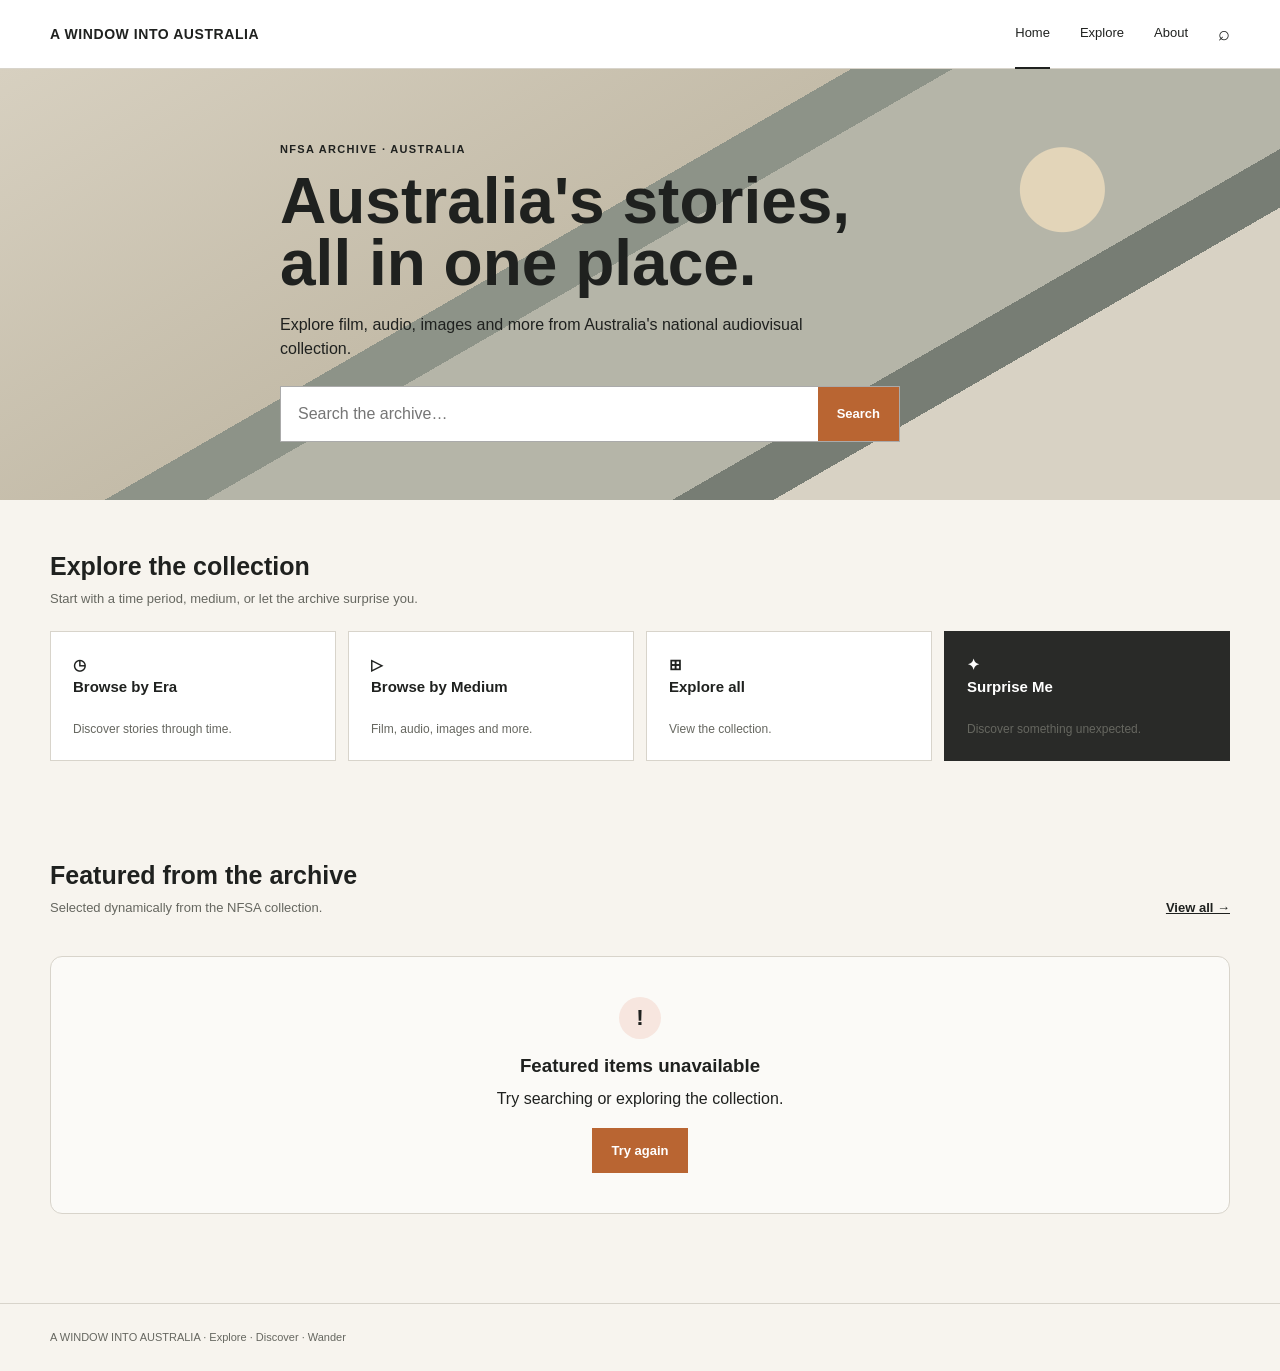
<file: index.html>
<!doctype html>
<html lang="en">

<head>
    <meta charset="utf-8">

    <meta
        name="viewport"
        content="width=device-width, initial-scale=1"
    >

    <title>A Window into Australia — Home</title>

    <link
        rel="stylesheet"
        href="style.css"
    >
</head>


<body data-page="home">

    <!-- =========================
         HEADER / NAVIGATION
    ========================== -->

   <header class="site-header">

    <nav class="nav container">

        <a
            class="brand"
            href="index.html"
        >
            A WINDOW INTO AUSTRALIA
        </a>


        <!-- Desktop navigation -->

        <div class="nav-links">

            <a
                class="active"
                href="index.html"
            >
                Home
            </a>

            <a href="explore.html">
                Explore
            </a>

            <a href="about.html">
                About
            </a>

            <a
                class="search-link"
                href="search.html"
                data-open-search
                aria-label="Open search"
            >
                ⌕
            </a>

        </div>


        <!-- Mobile hamburger -->

        <details class="mobile-menu">

            <summary
                aria-label="Open navigation menu"
            >
                ☰
            </summary>


            <div class="mobile-menu-panel">

                <a href="index.html">
                    Home
                </a>

                <a href="explore.html">
                    Explore
                </a>

                <a href="about.html">
                    About
                </a>

                <a href="search.html">
                    Search
                </a>

            </div>

        </details>

    </nav>

</header>

    <!-- =========================
         MAIN CONTENT
    ========================== -->

    <main>

        <!-- HERO -->

        <section class="hero">

            <div class="container hero-inner">

                <div class="eyebrow">
                    NFSA archive · Australia
                </div>


                <h1>
                    Australia's stories,
                    <br>
                    all in one place.
                </h1>


                <p>
                    Explore film, audio, images and more
                    from Australia's national audiovisual collection.
                </p>


                <form
                    class="searchbar"
                    data-search-form
                >

                    <label
                        class="sr-only"
                        for="homeSearch"
                    >
                        Search the archive
                    </label>


                    <input
                        id="homeSearch"
                        type="search"
                        placeholder="Search the archive…"
                        aria-label="Search the archive"
                    >


                    <button class="btn btn-primary">
                        Search
                    </button>

                </form>

            </div>

        </section>


        <!-- =========================
             QUICK EXPLORE
        ========================== -->

        <section class="section container">

            <div class="section-head">

                <div>

                    <h2>
                        Explore the collection
                    </h2>

                    <p class="section-intro">
                        Start with a time period, medium,
                        or let the archive surprise you.
                    </p>

                </div>

            </div>


            <div class="quick-grid">

                <a
                    class="quick-card"
                    href="explore.html"
                >

                    <strong>
                        ◷
                        <br>
                        Browse by Era
                    </strong>

                    <span>
                        Discover stories through time.
                    </span>

                </a>


                <a
                    class="quick-card"
                    href="explore.html"
                >

                    <strong>
                        ▷
                        <br>
                        Browse by Medium
                    </strong>

                    <span>
                        Film, audio, images and more.
                    </span>

                </a>


                <a
                    class="quick-card"
                    href="explore.html"
                >

                    <strong>
                        ⊞
                        <br>
                        Explore all
                    </strong>

                    <span>
                        View the collection.
                    </span>

                </a>


                <a
                    class="quick-card dark"
                    href="surprise.html"
                >

                    <strong>
                        ✦
                        <br>
                        Surprise Me
                    </strong>

                    <span>
                        Discover something unexpected.
                    </span>

                </a>

            </div>

        </section>


        <!-- =========================
             FEATURED COLLECTION
        ========================== -->

        <section class="section container">

            <div class="section-head">

                <div>

                    <h2>
                        Featured from the archive
                    </h2>

                    <p class="section-intro">
                        Selected dynamically from the NFSA collection.
                    </p>

                </div>


                <a
                    class="text-link"
                    href="explore.html"
                >
                    View all →
                </a>

            </div>


            <div
                class="cards"
                id="featuredResults"
                aria-live="polite"
            ></div>

        </section>

    </main>


    <!-- =========================
         FOOTER
    ========================== -->

    <footer class="site-footer">

        <div class="container">

            A WINDOW INTO AUSTRALIA
            · Explore · Discover · Wander

        </div>

    </footer>


    <!-- =========================
         SEARCH OVERLAY
    ========================== -->

    <div
        class="search-overlay"
        id="searchOverlay"
        aria-hidden="true"
    >

        <button
            class="search-overlay-close"
            type="button"
            data-close-search
            aria-label="Close search"
        >
            ×
        </button>


        <div class="search-overlay-panel">

            <div class="eyebrow">
                Archive search
            </div>


            <h2>
                What would you like to discover?
            </h2>


            <p>
                Search stories, recordings, photographs
                and films from the collection.
            </p>


            <form
                class="overlay-search-form"
                data-search-form
            >

                <label
                    class="sr-only"
                    for="overlaySearchInput"
                >
                    Search the archive
                </label>


                <input
                    id="overlaySearchInput"
                    type="search"
                    placeholder="Search the archive…"
                    autocomplete="off"
                >


                <button class="btn btn-primary">
                    Search
                </button>

            </form>

        </div>

    </div>


    <!-- =========================
         JAVASCRIPT
    ========================== -->

    <script src="api-config.js"></script>
    <script src="javascript.js"></script>

</body>

</html>
</file>
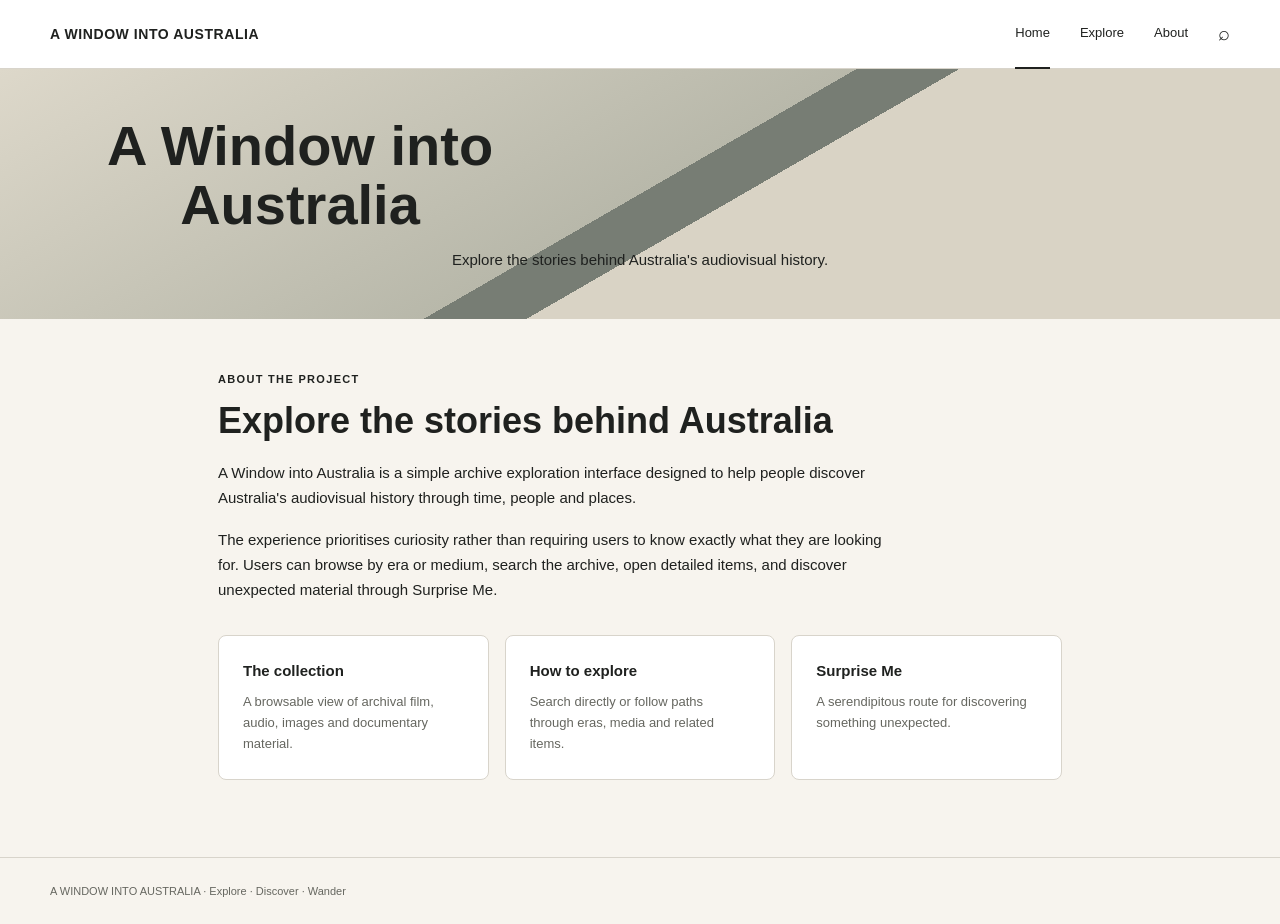
<file: about.html>
<!doctype html><html lang="en"><head><meta charset="utf-8"><meta name="viewport" content="width=device-width,initial-scale=1"><title>A Window into Australia — About</title><link rel="stylesheet" href="style.css"></head><body>
<header class="site-header">

    <nav class="nav container">

        <a
            class="brand"
            href="index.html"
        >
            A WINDOW INTO AUSTRALIA
        </a>


        <!-- Desktop navigation -->

        <div class="nav-links">

            <a
                class="active"
                href="index.html"
            >
                Home
            </a>

            <a href="explore.html">
                Explore
            </a>

            <a href="about.html">
                About
            </a>

            <a
                class="search-link"
                href="search.html"
                data-open-search
                aria-label="Open search"
            >
                ⌕
            </a>

        </div>


        <!-- Mobile hamburger -->

        <details class="mobile-menu">

            <summary
                aria-label="Open navigation menu"
            >
                ☰
            </summary>


            <div class="mobile-menu-panel">

                <a href="index.html">
                    Home
                </a>

                <a href="explore.html">
                    Explore
                </a>

                <a href="about.html">
                    About
                </a>

                <a href="search.html">
                    Search
                </a>

            </div>

        </details>

    </nav>

</header>
<main><section class="about-hero"><div class="container"><h1>A Window into Australia</h1><p>Explore the stories behind Australia's audiovisual history.</p></div></section>
<section class="about-content"><div class="eyebrow">About the project</div><h2>Explore the stories behind Australia</h2><p>A Window into Australia is a simple archive exploration interface designed to help people discover Australia's audiovisual history through time, people and places.</p><p>The experience prioritises curiosity rather than requiring users to know exactly what they are looking for. Users can browse by era or medium, search the archive, open detailed items, and discover unexpected material through Surprise Me.</p>
<div class="about-grid"><article class="about-card"><h3>The collection</h3><p class="section-intro">A browsable view of archival film, audio, images and documentary material.</p></article><article class="about-card"><h3>How to explore</h3><p class="section-intro">Search directly or follow paths through eras, media and related items.</p></article><article class="about-card"><h3>Surprise Me</h3><p class="section-intro">A serendipitous route for discovering something unexpected.</p></article></div>
</section></main><footer class="site-footer"><div class="container">A WINDOW INTO AUSTRALIA · Explore · Discover · Wander</div></footer><div class="search-overlay" id="searchOverlay" aria-hidden="true">
<button class="search-overlay-close" type="button" data-close-search aria-label="Close search">×</button>
<div class="search-overlay-panel"><div class="eyebrow">Archive search</div>
<h2>What would you like to discover?</h2><p>Search stories, recordings, photographs and films from the collection.</p>
<form class="overlay-search-form" data-search-form><label class="sr-only" for="overlaySearchInput">Search the archive</label>
<input id="overlaySearchInput" type="search" placeholder="Search the archive..." autocomplete="off"><button class="btn btn-primary" type="submit">Search</button></form>
<div class="search-suggestions"><span>Try:</span><button type="button" onclick="document.getElementById('overlaySearchInput').value='Australian music'">Australian music</button><button type="button" onclick="document.getElementById('overlaySearchInput').value='coast'">coast</button><button type="button" onclick="document.getElementById('overlaySearchInput').value='voices'">voices</button></div>
</div></div><script src="api-config.js"></script><script src="javascript.js"></script></body></html>
</file>
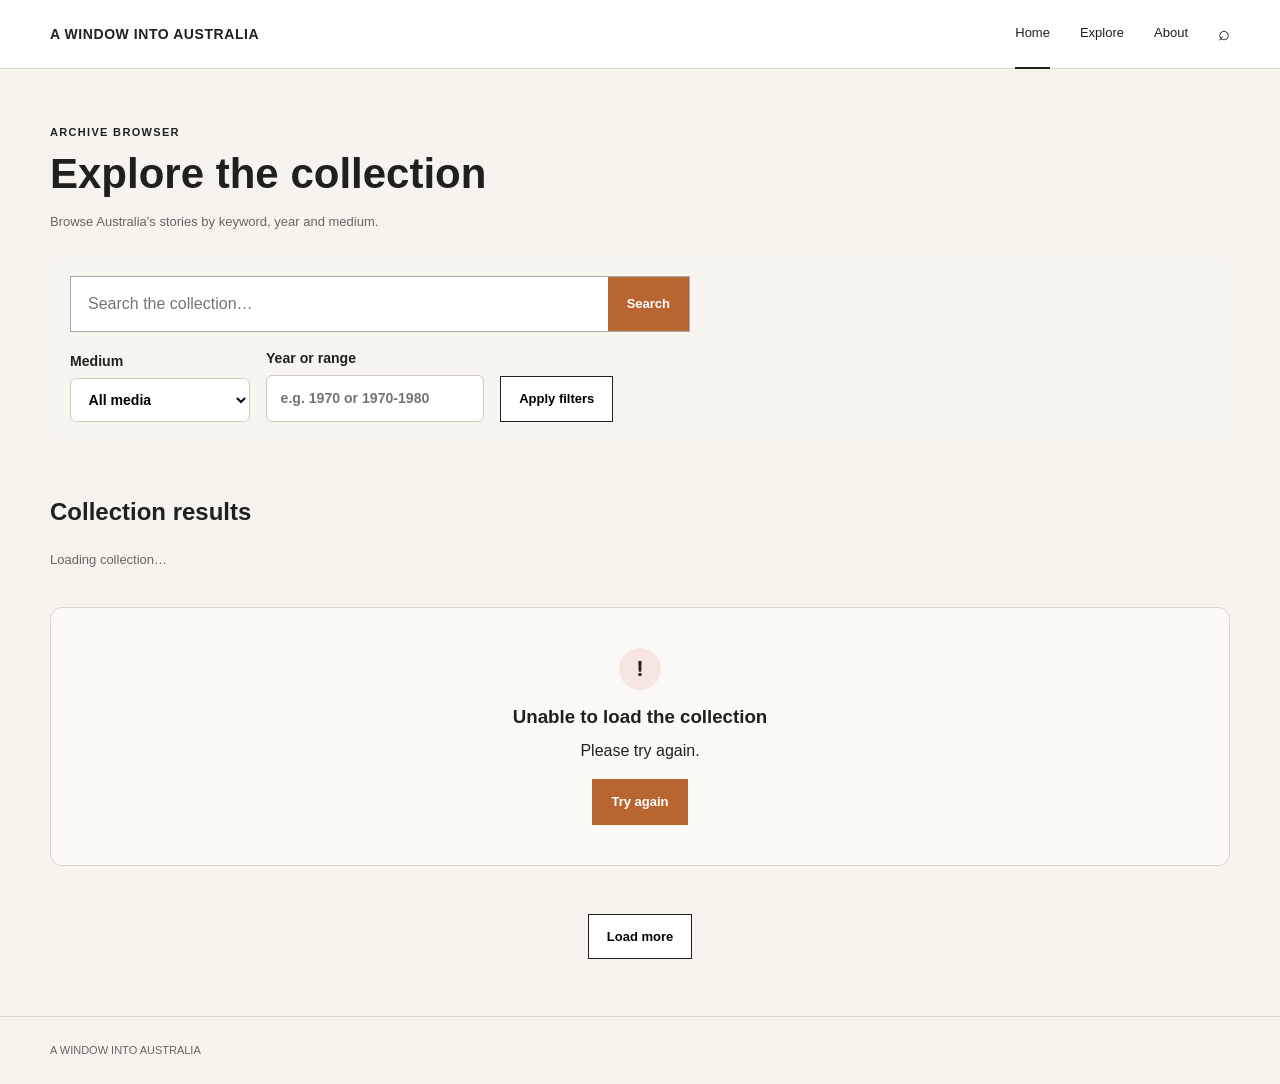
<file: explore.html>
<!doctype html>
<html lang="en">

<head>
    <meta charset="utf-8">

    <meta
        name="viewport"
        content="width=device-width, initial-scale=1"
    >

    <title>
        A Window into Australia — Explore
    </title>

    <link
        rel="stylesheet"
        href="style.css"
    >
</head>


<body data-page="explore">

    <!-- ==================== HEADER ==================== -->

    <header class="site-header">

    <nav class="nav container">

        <a
            class="brand"
            href="index.html"
        >
            A WINDOW INTO AUSTRALIA
        </a>


        <!-- Desktop navigation -->

        <div class="nav-links">

            <a
                class="active"
                href="index.html"
            >
                Home
            </a>

            <a href="explore.html">
                Explore
            </a>

            <a href="about.html">
                About
            </a>

            <a
                class="search-link"
                href="search.html"
                data-open-search
                aria-label="Open search"
            >
                ⌕
            </a>

        </div>


        <!-- Mobile hamburger -->

        <details class="mobile-menu">

            <summary
                aria-label="Open navigation menu"
            >
                ☰
            </summary>


            <div class="mobile-menu-panel">

                <a href="index.html">
                    Home
                </a>

                <a href="explore.html">
                    Explore
                </a>

                <a href="about.html">
                    About
                </a>

                <a href="search.html">
                    Search
                </a>

            </div>

        </details>

    </nav>

</header>


    <!-- ==================== MAIN ==================== -->

    <main class="container">


        <!-- PAGE TITLE -->

        <section class="page-title">

            <div class="eyebrow">
                Archive browser
            </div>

            <h1>
                Explore the collection
            </h1>

            <p class="section-intro">
                Browse Australia's stories by keyword, year and medium.
            </p>

        </section>



        <!-- ==================== SEARCH + FILTERS ==================== -->

        <div class="explore-controls">


            <!-- SEARCH -->

            <form
                class="searchbar"
                id="exploreSearchForm"
            >

                <label
                    class="sr-only"
                    for="exploreQuery"
                >
                    Search the archive
                </label>

                <input
                    id="exploreQuery"
                    type="search"
                    placeholder="Search the collection…"
                >

                <button
                    class="btn btn-primary"
                    type="submit"
                >
                    Search
                </button>

            </form>



            <!-- FILTERS -->

            <div class="filter-row">


                <!-- MEDIUM FILTER -->

                <label>

                    Medium

                    <select id="exploreMedium">

                        <option value="">
                            All media
                        </option>

                        <option value="Film">
                            Film
                        </option>

                        <option value="Audio">
                            Audio
                        </option>

                        <option value="Image">
                            Image
                        </option>

                        <option value="Television">
                            Television
                        </option>

                        <option value="Documentation">
                            Documentation
                        </option>

                    </select>

                </label>



                <!-- YEAR FILTER -->

                <label>

                    Year or range

                    <input
                        id="exploreYear"
                        type="text"
                        placeholder="e.g. 1970 or 1970-1980"
                    >

                </label>



                <!-- APPLY FILTERS -->

                <button
                    class="btn"
                    id="applyExploreFilters"
                    type="button"
                >
                    Apply filters
                </button>

            </div>

        </div>



        <!-- ==================== COLLECTION RESULTS ==================== -->

        <div class="section-head">

            <div>

                <h2>
                    Collection results
                </h2>

                <p
                    class="section-intro"
                    id="exploreCount"
                    aria-live="polite"
                >
                    Loading collection…
                </p>

            </div>

        </div>



        <!-- API RESULTS -->

        <div
            class="cards"
            id="exploreResults"
            aria-live="polite"
        >
        </div>



        <!-- LOAD MORE -->

        <div class="load-more-wrap">

            <button
                class="btn"
                id="exploreLoadMore"
                type="button"
            >
                Load more
            </button>

        </div>

    </main>



    <!-- ==================== FOOTER ==================== -->

    <footer class="site-footer">

        <div class="container">

            A WINDOW INTO AUSTRALIA

        </div>

    </footer>



    <!-- ==================== SEARCH OVERLAY ==================== -->

    <div
        class="search-overlay"
        id="searchOverlay"
        aria-hidden="true"
    >

        <button
            class="search-overlay-close"
            type="button"
            data-close-search
            aria-label="Close search"
        >
            ×
        </button>


        <div class="search-overlay-panel">

            <div class="eyebrow">
                Archive search
            </div>

            <h2>
                What would you like to discover?
            </h2>

            <p>
                Search stories, recordings, photographs and films
                from the collection.
            </p>


            <form
                class="overlay-search-form"
                data-search-form
            >

                <label
                    class="sr-only"
                    for="overlaySearchInput"
                >
                    Search the archive
                </label>

                <input
                    id="overlaySearchInput"
                    type="search"
                    placeholder="Search the archive…"
                    autocomplete="off"
                >

                <button
                    class="btn btn-primary"
                    type="submit"
                >
                    Search
                </button>

            </form>

        </div>

    </div>



    <!-- ==================== JAVASCRIPT ==================== -->

    <script src="api-config.js"></script>

    <script src="javascript.js"></script>

</body>

</html>
</file>
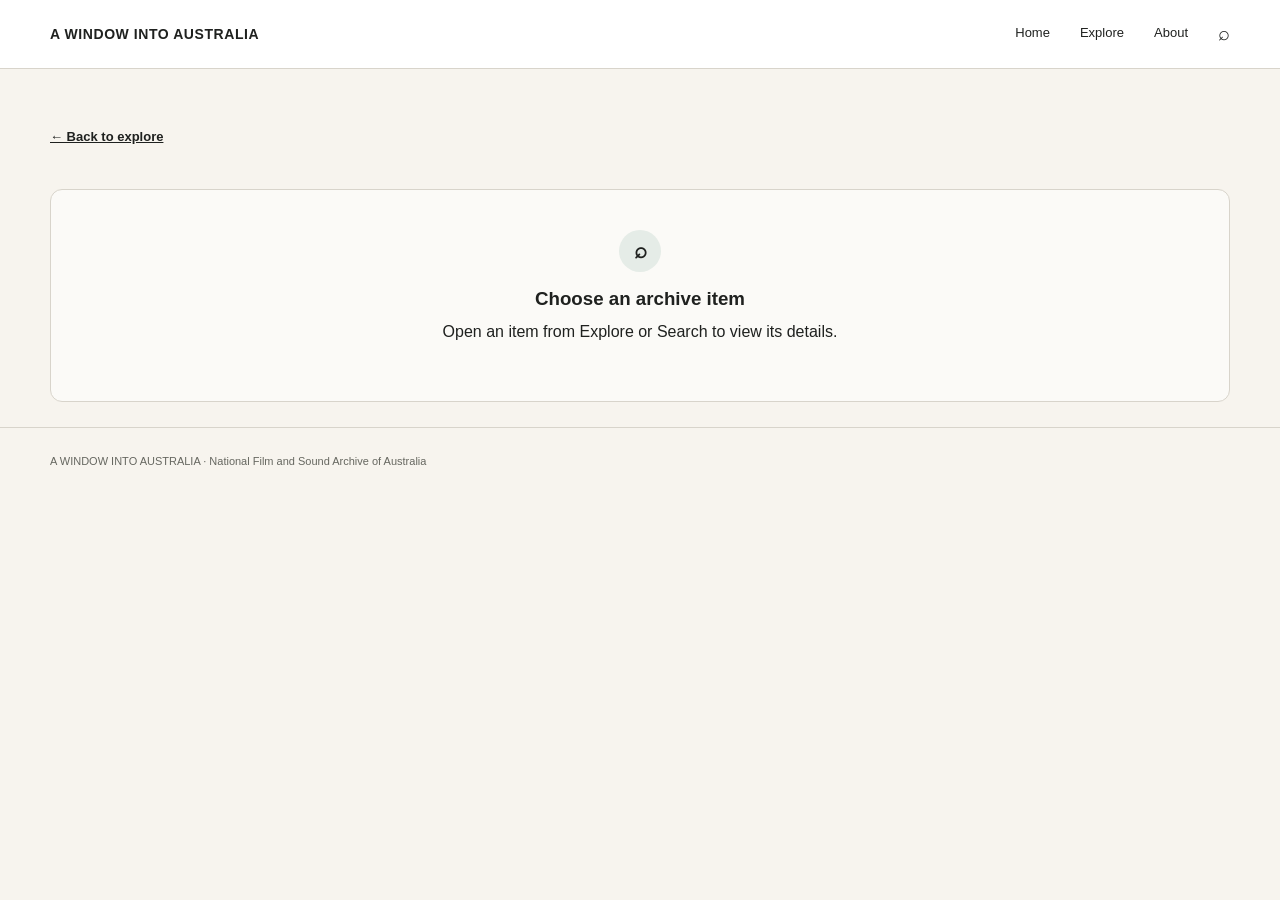
<file: item.html>
<!doctype html>

<html lang="en">

<head>
    <meta charset="utf-8">

    <meta
        name="viewport"
        content="width=device-width, initial-scale=1"
    >

    <title>A Window into Australia — Item detail</title>

    <link
        rel="stylesheet"
        href="style.css"
    >
</head>

<body data-page="item">

    <!-- =========================
         HEADER
    ========================== -->

    <header class="site-header">

        <nav class="nav container">

            <!-- Logo / Brand -->
            <a
                class="brand"
                href="index.html"
            >
                A WINDOW INTO AUSTRALIA
            </a>


            <!-- Desktop Navigation -->
            <div class="nav-links">

                <a
                    href="index.html"
                >
                    Home
                </a>

                <a
                    href="explore.html"
                >
                    Explore
                </a>

                <a
                    href="about.html"
                >
                    About
                </a>

                <a
                    class="search-link"
                    href="search.html"
                    data-open-search
                    aria-label="Open search"
                >
                    ⌕
                </a>

            </div>


            <!-- Mobile Navigation -->
            <details class="mobile-menu">

                <summary
                    aria-label="Open navigation menu"
                >
                    ☰
                </summary>

                <div class="mobile-menu-panel">

                    <a href="index.html">
                        Home
                    </a>

                    <a href="explore.html">
                        Explore
                    </a>

                    <a href="about.html">
                        About
                    </a>

                    <a
                        href="search.html"
                        data-open-search
                    >
                        Search
                    </a>

                </div>

            </details>

        </nav>

    </header>


    <!-- =========================
         MAIN CONTENT
    ========================== -->

    <main class="container">

        <div class="page-title">

            <a
                class="text-link"
                href="explore.html"
            >
                ← Back to explore
            </a>

        </div>


        <!-- Dynamic NFSA item content -->
        <div
            id="itemContent"
            aria-live="polite"
        ></div>

    </main>


    <!-- =========================
         FOOTER
    ========================== -->

    <footer class="site-footer">

        <div class="container">
            A WINDOW INTO AUSTRALIA
            · National Film and Sound Archive of Australia
        </div>

    </footer>


    <!-- =========================
         SEARCH OVERLAY
    ========================== -->

    <div
        class="search-overlay"
        id="searchOverlay"
        aria-hidden="true"
    >

        <button
            class="search-overlay-close"
            type="button"
            data-close-search
            aria-label="Close search"
        >
            ×
        </button>


        <div class="search-overlay-panel">

            <div class="eyebrow">
                Archive search
            </div>

            <h2>
                What would you like to discover?
            </h2>

            <p>
                Search stories, recordings, photographs
                and films from the collection.
            </p>


            <form
                class="overlay-search-form"
                data-search-form
            >

                <label
                    class="sr-only"
                    for="overlaySearchInput"
                >
                    Search the archive
                </label>

                <input
                    id="overlaySearchInput"
                    type="search"
                    placeholder="Search the archive…"
                    autocomplete="off"
                >

                <button
                    class="btn btn-primary"
                >
                    Search
                </button>

            </form>

        </div>

    </div>


    <!-- =========================
         JAVASCRIPT
    ========================== -->

    <script src="api-config.js"></script>
    <script src="javascript.js"></script>

</body>

</html>
</file>
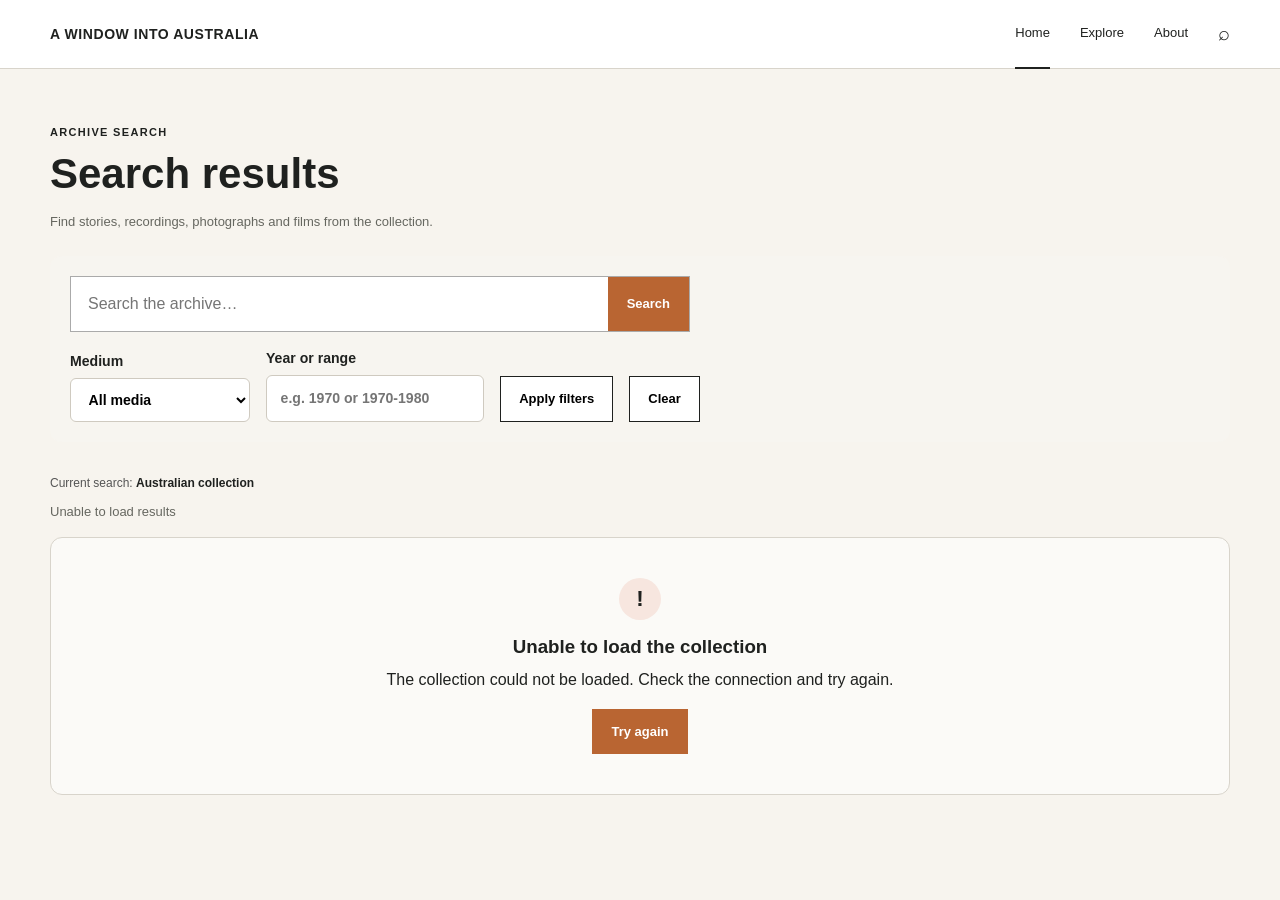
<file: search.html>
<!doctype html>
<html lang="en">

<head>

    <meta charset="utf-8">

    <meta
        name="viewport"
        content="width=device-width, initial-scale=1"
    >

    <title>
        A Window into Australia — Search
    </title>

    <link
        rel="stylesheet"
        href="style.css"
    >

</head>


<body data-page="search">


    <!-- =========================
         HEADER / NAVIGATION
    ========================== -->

    <header class="site-header">

        <nav class="nav container">


            <!-- Logo -->

            <a
                class="brand"
                href="index.html"
            >
                A WINDOW INTO AUSTRALIA
            </a>


             <!-- Desktop navigation -->

        <div class="nav-links">

            <a
                class="active"
                href="index.html"
            >
                Home
            </a>

            <a href="explore.html">
                Explore
            </a>

            <a href="about.html">
                About
            </a>

            <a
                class="search-link"
                href="search.html"
                data-open-search
                aria-label="Open search"
            >
                ⌕
            </a>

        </div>


        <!-- Mobile hamburger -->

        <details class="mobile-menu">

            <summary
                aria-label="Open navigation menu"
            >
                ☰
            </summary>


            <div class="mobile-menu-panel">

                <a href="index.html">
                    Home
                </a>

                <a href="explore.html">
                    Explore
                </a>

                <a href="about.html">
                    About
                </a>

                <a href="search.html">
                    Search
                </a>

            </div>

        </details>

    </nav>

</header>

    <!-- =========================
         MAIN CONTENT
    ========================== -->

    <main class="container">


        <!-- Page title -->

        <section class="page-title">

            <div class="eyebrow">
                Archive search
            </div>


            <h1 id="resultsTitle">
                Search results
            </h1>


            <p class="section-intro">
                Find stories, recordings, photographs
                and films from the collection.
            </p>

        </section>


        <!-- =========================
             SEARCH + FILTERS
        ========================== -->

        <section class="search-panel">


            <!-- Search form -->

            <form
                class="searchbar"
                id="apiSearchForm"
            >

                <label
                    class="sr-only"
                    for="archiveSearchInput"
                >
                    Search the archive
                </label>


                <input
                    id="archiveSearchInput"
                    type="search"
                    placeholder="Search the archive…"
                    autocomplete="off"
                >


                <button class="btn btn-primary">
                    Search
                </button>

            </form>


            <!-- Filters -->

            <div class="filter-row">


                <!-- Medium -->

                <label>

                    Medium

                    <select id="mediumFilter">

                        <option value="">
                            All media
                        </option>

                        <option>
                            Film
                        </option>

                        <option>
                            Audio
                        </option>

                        <option>
                            Image
                        </option>

                        <option>
                            Television
                        </option>

                        <option>
                            Documentation
                        </option>

                    </select>

                </label>


                <!-- Year -->

                <label>

                    Year or range

                    <input
                        id="yearFilter"
                        type="text"
                        placeholder="e.g. 1970 or 1970-1980"
                    >

                </label>


                <!-- Apply -->

                <button
                    class="btn"
                    id="applyFilters"
                >
                    Apply filters
                </button>


                <!-- Clear -->

                <button
                    class="btn"
                    id="clearFilters"
                >
                    Clear
                </button>

            </div>

        </section>


        <!-- =========================
             SEARCH STATUS
        ========================== -->

        <div
            class="search-feedback"
            aria-live="polite"
        >

            <span>
                Current search:
            </span>

            <strong id="liveQuery">
                Australian collection
            </strong>

        </div>


        <!-- Result count -->

        <p
            class="section-intro"
            id="resultsCount"
        >
            Loading results…
        </p>


        <!-- =========================
             RESULTS
        ========================== -->

        <div
            class="cards"
            id="resultsList"
            aria-live="polite"
        ></div>


        <!-- =========================
             LOAD MORE
        ========================== -->

        <div class="load-more-wrap">

            <button
                class="btn btn-primary"
                id="loadMore"
                hidden
            >
                Load more
            </button>

        </div>

    </main>


    <!-- =========================
         SEARCH OVERLAY
    ========================== -->

    <div
        class="search-overlay"
        id="searchOverlay"
        aria-hidden="true"
    >


        <!-- Close button -->

        <button
            class="search-overlay-close"
            type="button"
            data-close-search
            aria-label="Close search"
        >
            ×
        </button>


        <!-- Search overlay panel -->

        <div class="search-overlay-panel">

            <div class="eyebrow">
                Archive search
            </div>


            <h2>
                What would you like to discover?
            </h2>


            <p>
                Search stories, recordings, photographs
                and films from the collection.
            </p>


            <form
                class="overlay-search-form"
                data-search-form
            >

                <label
                    class="sr-only"
                    for="overlaySearchInput"
                >
                    Search the archive
                </label>


                <input
                    id="overlaySearchInput"
                    type="search"
                    placeholder="Search the archive…"
                    autocomplete="off"
                >


                <button class="btn btn-primary">
                    Search
                </button>

            </form>

        </div>

    </div>


    <!-- =========================
         JAVASCRIPT
    ========================== -->

    <script src="api-config.js"></script>

    <script src="javascript.js"></script>


</body>

</html>
</file>
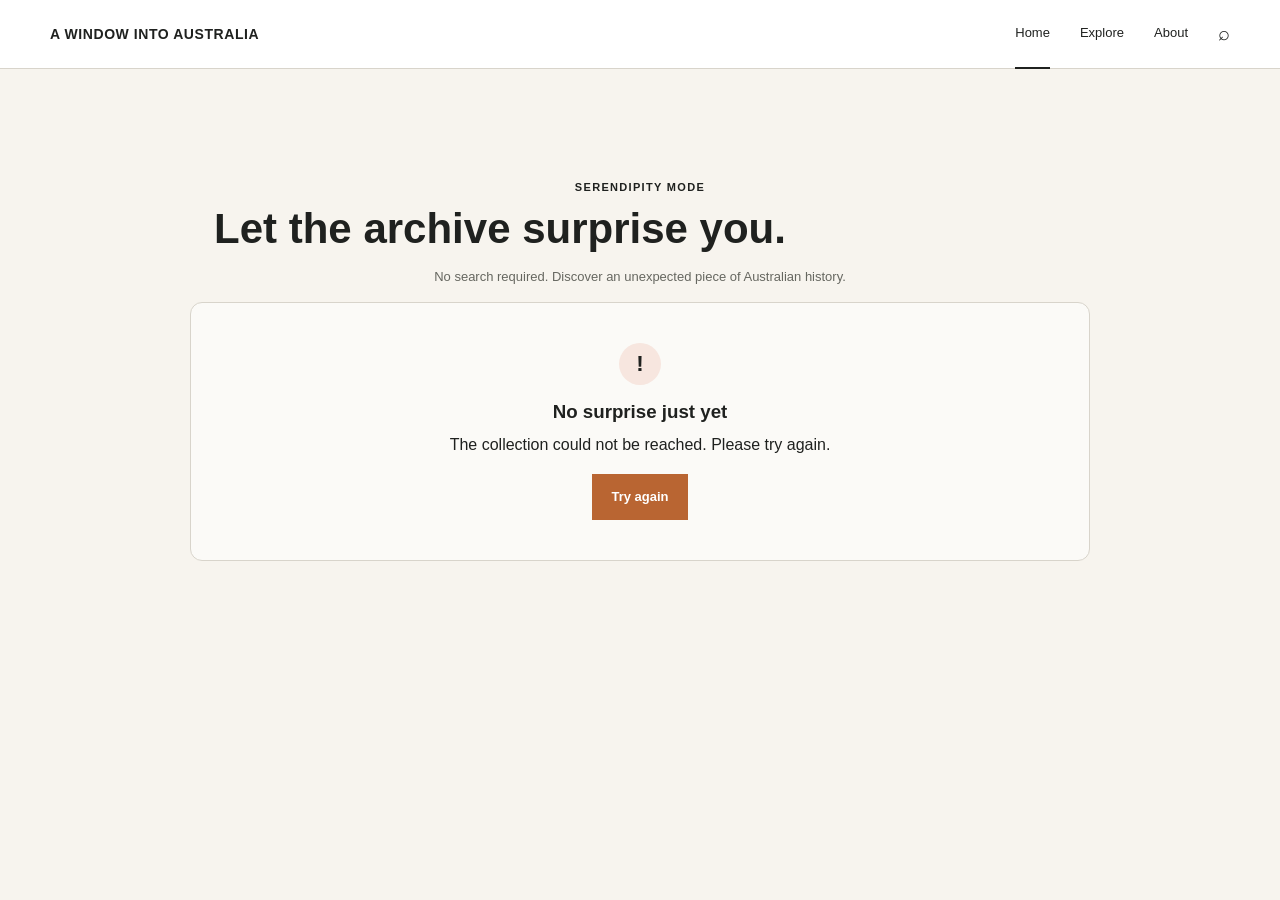
<file: surprise.html>
<!doctype html>
<html lang="en">

<head>

    <meta charset="utf-8">

    <meta
        name="viewport"
        content="width=device-width, initial-scale=1"
    >

    <title>
        A Window into Australia — Surprise Me
    </title>

    <link
        rel="stylesheet"
        href="style.css"
    >

</head>


<body data-page="surprise">


    <!-- =========================
         HEADER / NAVIGATION
    ========================== -->

    <header class="site-header">

        <nav class="nav container">


            <!-- Logo -->

            <a
                class="brand"
                href="index.html"
            >
                A WINDOW INTO AUSTRALIA
            </a>


             <!-- Desktop navigation -->

        <div class="nav-links">

            <a
                class="active"
                href="index.html"
            >
                Home
            </a>

            <a href="explore.html">
                Explore
            </a>

            <a href="about.html">
                About
            </a>

            <a
                class="search-link"
                href="search.html"
                data-open-search
                aria-label="Open search"
            >
                ⌕
            </a>

        </div>


        <!-- Mobile hamburger -->

        <details class="mobile-menu">

            <summary
                aria-label="Open navigation menu"
            >
                ☰
            </summary>


            <div class="mobile-menu-panel">

                <a href="index.html">
                    Home
                </a>

                <a href="explore.html">
                    Explore
                </a>

                <a href="about.html">
                    About
                </a>

                <a href="search.html">
                    Search
                </a>

            </div>

        </details>

    </nav>

</header>

    <!-- =========================
         MAIN CONTENT
    ========================== -->

    <main class="container">

        <section class="surprise page-title">


            <!-- Page heading -->

            <div class="eyebrow">
                Serendipity mode
            </div>


            <h1>
                Let the archive surprise you.
            </h1>


            <p class="section-intro">
                No search required.
                Discover an unexpected piece
                of Australian history.
            </p>


            <!-- Dynamic surprise item -->

            <div
                id="surpriseContent"
                aria-live="polite"
            ></div>

        </section>

    </main>


    <!-- =========================
         SEARCH OVERLAY
    ========================== -->

    <div
        class="search-overlay"
        id="searchOverlay"
        aria-hidden="true"
    >


        <!-- Close button -->

        <button
            class="search-overlay-close"
            type="button"
            data-close-search
            aria-label="Close search"
        >
            ×
        </button>


        <!-- Search overlay panel -->

        <div class="search-overlay-panel">

            <div class="eyebrow">
                Archive search
            </div>


            <h2>
                What would you like to discover?
            </h2>


            <p>
                Search stories, recordings, photographs
                and films from the collection.
            </p>


            <form
                class="overlay-search-form"
                data-search-form
            >

                <label
                    class="sr-only"
                    for="overlaySearchInput"
                >
                    Search the archive
                </label>


                <input
                    id="overlaySearchInput"
                    type="search"
                    placeholder="Search the archive…"
                    autocomplete="off"
                >


                <button class="btn btn-primary">
                    Search
                </button>

            </form>

        </div>

    </div>


    <!-- =========================
         JAVASCRIPT
    ========================== -->

    <script src="api-config.js"></script>

    <script src="javascript.js"></script>


</body>

</html>
</file>
<file: style.css>
:root{
  --ink:#1f211f; --muted:#666760; --paper:#f7f4ee; --white:#fff;
  --line:#d8d4cb; --soft:#ece9e2; --accent:#b96532; --dark:#292a28;
  --max:1180px;
}
*{box-sizing:border-box}
html{scroll-behavior:smooth}
body{margin:0;background:var(--paper);color:var(--ink);font-family:Arial,Helvetica,sans-serif;line-height:1.5}
a{color:inherit;text-decoration:none}
button,input{font:inherit}
.container{width:min(var(--max),calc(100% - 48px));margin:auto}
.site-header{background:#fff;border-bottom:1px solid var(--line);position:sticky;top:0;z-index:10}
.nav{height:68px;display:flex;align-items:center;justify-content:space-between;gap:24px}
.brand{font-weight:800;letter-spacing:.04em;font-size:14px}
.nav-links{display:flex;align-items:center;gap:30px;font-size:13px}
.nav-links a{padding:24px 0;border-bottom:2px solid transparent}
.nav-links a:hover,.nav-links a.active{border-color:var(--ink)}
.search-link{font-size:20px}
.hero{min-height:390px;padding:72px 0 58px;background:
 radial-gradient(circle at 83% 28%,#e3d5b9 0 42px,transparent 43px),
 linear-gradient(150deg,#d7d0c0 0%,#c4bca9 42%,#8d9388 42%,#8d9388 47%,#b5b5a8 47%,#b5b5a8 70%,#777d74 70%,#777d74 75%,#d8d2c4 75%);
}
.hero-inner{max-width:720px}
.eyebrow{font-size:11px;text-transform:uppercase;letter-spacing:.12em;font-weight:700;margin-bottom:12px}
h1{font-size:clamp(36px,5vw,64px);line-height:.98;margin:0 0 18px;max-width:620px}
.hero p{max-width:540px;margin:0 0 25px;font-size:16px}
.searchbar{display:flex;max-width:620px;background:#fff;border:1px solid #aaa}
.searchbar input{border:0;outline:0;padding:15px 17px;flex:1;min-width:0;background:transparent}
.btn{border:1px solid var(--ink);background:#fff;padding:12px 18px;cursor:pointer;font-weight:700;font-size:13px}
.btn:hover{transform:translateY(-1px)}
.btn-primary{background:var(--accent);border-color:var(--accent);color:#fff}
.btn-dark{background:var(--dark);border-color:var(--dark);color:#fff}
.section{padding:48px 0}
.section-head{display:flex;justify-content:space-between;align-items:end;gap:20px;margin-bottom:22px}
.section h2{font-size:25px;margin:0}
.section-intro{font-size:13px;color:var(--muted);margin:4px 0 0}
.text-link{font-size:13px;font-weight:700;text-decoration:underline}
.quick-grid{display:grid;grid-template-columns:repeat(4,1fr);gap:12px}
.quick-card{background:#fff;border:1px solid var(--line);padding:22px;min-height:130px;display:flex;flex-direction:column;justify-content:space-between}
.quick-card strong{font-size:15px}.quick-card span{font-size:12px;color:var(--muted)}
.quick-card.dark{background:var(--dark);color:#fff;border-color:var(--dark)}
.cards{display:grid;grid-template-columns:repeat(4,1fr);gap:18px}
.card{background:#fff;border:1px solid var(--line);overflow:hidden}
.thumb{aspect-ratio:1.35/1;background:
 radial-gradient(circle at 72% 25%,#ddd1b5 0 19px,transparent 20px),
 linear-gradient(150deg,#b9b8ab 0 48%,#878c82 48% 70%,#676e67 70%);
}
.card:nth-child(2) .thumb{background:linear-gradient(155deg,#c9c6b9 0 44%,#9ba39d 44% 70%,#70786f 70%)}
.card:nth-child(3) .thumb{background:linear-gradient(155deg,#d1c2a5 0 48%,#a59f8c 48% 68%,#777b70 68%)}
.card:nth-child(4) .thumb{background:linear-gradient(155deg,#b7b9b2 0 45%,#8b918a 45% 67%,#666c65 67%)}
.card-body{padding:14px}.card h3{font-size:14px;margin:0 0 4px}.meta{font-size:11px;color:var(--muted)}
.site-footer{border-top:1px solid var(--line);padding:25px 0;margin-top:25px;font-size:11px;color:var(--muted)}
.page-title{padding:55px 0 25px}.page-title h1{font-size:42px}
.layout{display:grid;grid-template-columns:220px 1fr;gap:28px;padding-bottom:50px}
.filters{background:#fff;border:1px solid var(--line);padding:20px;height:max-content}
.filters h3{font-size:14px;margin:0 0 15px}.filter-group{border-top:1px solid var(--line);padding:16px 0}.filter-group:first-of-type{border-top:0}
.filter-label{display:block;font-size:12px;margin:8px 0;color:#444}
.filter-label input{margin-right:8px}
.toolbar{display:flex;gap:10px;align-items:center;margin-bottom:20px}.toolbar .searchbar{flex:1}
.grid-3{display:grid;grid-template-columns:repeat(3,1fr);gap:18px}
.result-list{display:grid;gap:12px}.result{display:grid;grid-template-columns:150px 1fr;gap:18px;background:#fff;border:1px solid var(--line);padding:12px}
.result .thumb{aspect-ratio:1.5/1}.result h3{margin:6px 0 4px;font-size:15px}
.detail{display:grid;grid-template-columns:1.5fr .8fr;gap:28px;padding:30px 0 55px}.media{aspect-ratio:16/9;background:linear-gradient(150deg,#c6c3b7 0 45%,#8f938a 45% 68%,#646b64 68%);display:grid;place-items:center}
.play{width:58px;height:58px;border:2px solid #222;border-radius:50%;background:#fff;display:grid;place-items:center;font-size:22px}
.info{background:#fff;border:1px solid var(--line);padding:24px}.info h2{margin-top:0;font-size:22px}.info dl{font-size:12px}.info dt{font-weight:700;margin-top:12px}.info dd{margin:2px 0;color:var(--muted)}
.tabs{display:flex;gap:24px;border-bottom:1px solid var(--line);margin-top:20px}.tabs a{padding:12px 0;font-size:13px;font-weight:700}
.surprise{max-width:900px;margin:55px auto;text-align:center}.surprise-panel{background:#fff;border:1px solid var(--line);padding:48px}
.surprise-panel .thumb{max-width:330px;margin:auto;aspect-ratio:3/4}
.surprise-copy{max-width:430px;margin:25px auto}.surprise-copy h2{font-size:27px;margin:0 0 8px}
/* =========================
   ABOUT PAGE
========================= */

.about-hero {
    min-height: 220px;
    padding: 48px 24px;
    background:
        linear-gradient(
            150deg,
            #ddd8ca 0%,
            #b8b8aa 50%,
            #777d74 50%,
            #777d74 56%,
            #d9d3c5 56%
        );

    display: flex;
    flex-direction: column;
    justify-content: center;
    align-items: center;

    text-align: center;
}

.about-hero h1 {
    max-width: 500px;
    margin: 0;
    font-size: clamp(38px, 5vw, 56px);
    line-height: 1.05;
}

.about-hero p {
    max-width: 520px;
    margin: 14px auto 0;
    font-size: 15px;
    line-height: 1.5;
}


.about-content {
    max-width: 900px;
    margin: 0 auto;
    padding: 52px 28px;
}

.about-content h2 {
    max-width: 650px;
    margin: 0 0 20px;
    font-size: clamp(26px, 4vw, 36px);
    line-height: 1.15;
}

.about-content p {
    max-width: 680px;
    margin: 0 0 18px;
    font-size: 15px;
    line-height: 1.65;
}


/* About information cards */

.about-grid {
    display: grid;
    grid-template-columns: repeat(3, 1fr);
    gap: 16px;
    margin-top: 32px;
}

.about-card {
    background: #fff;
    border: 1px solid var(--line);
    border-radius: 8px;
    padding: 24px;
}

.about-card h3 {
    margin: 0 0 10px;
    font-size: 15px;
}

.about-card p {
    margin: 0;
    font-size: 13px;
    line-height: 1.6;
    color: var(--muted);
}


/* States section */

.states {
    padding: 45px 0;
}

.state {
    display: grid;
    grid-template-columns: 170px 1fr;
    gap: 20px;
    align-items: center;

    background: #fff;
    border: 1px solid var(--line);
    padding: 18px;
    margin-bottom: 12px;
}

.state-icon {
    height: 75px;
    border: 1px dashed #aaa;
    display: grid;
    place-items: center;

    color: var(--muted);
    font-size: 12px;
}


/* =========================
   ABOUT MOBILE
========================= */

@media (max-width: 600px) {

    .about-hero {
        min-height: 220px;
        padding: 42px 20px;
    }

    .about-hero h1 {
        max-width: 300px;
        font-size: 38px;
        line-height: 1.05;
    }

    .about-hero p {
        max-width: 310px;
        font-size: 14px;
        line-height: 1.5;
    }

    .about-content {
        padding: 36px 16px;
    }

    .about-content h2 {
        font-size: 25px;
        line-height: 1.2;
        margin-bottom: 18px;
    }

    .about-content p {
        font-size: 14px;
        line-height: 1.6;
        margin-bottom: 17px;
    }

    .about-grid {
        grid-template-columns: 1fr;
        gap: 12px;
        margin-top: 26px;
    }

    .about-card {
        padding: 20px;
    }

    .about-card h3 {
        font-size: 15px;
    }

    .about-card p {
        font-size: 13px;
    }

    .states {
        padding: 32px 0;
    }

    .state {
        grid-template-columns: 1fr;
        gap: 14px;
    }
}
@media(max-width:850px){
 .nav-links{gap:14px}.quick-grid,.cards{grid-template-columns:repeat(2,1fr)}
 .layout{grid-template-columns:1fr}.filters{display:grid;grid-template-columns:repeat(3,1fr);gap:10px}.filter-group{border-top:0;padding:5px}
 .grid-3{grid-template-columns:repeat(2,1fr)}.detail{grid-template-columns:1fr}
}
@media(max-width:600px){
 .container{width:min(100% - 28px,var(--max))}
 .nav{height:58px}.brand{font-size:12px}.nav-links a{display:none}.search-link{margin-left:auto}
 .hero{min-height:420px;padding:52px 0}.hero h1{font-size:42px}
 .searchbar{width:100%}.searchbar .btn{padding:11px 12px}
 .quick-grid,
.cards,
.grid-3 {
    grid-template-columns: 1fr;
}
 .section{padding:34px 0}.page-title{padding:35px 0 18px}.page-title h1{font-size:34px}
 .filters{grid-template-columns:1fr 1fr}.result{grid-template-columns:100px 1fr}
 .surprise{margin:25px auto}.surprise-panel{padding:28px 18px}
 .about-hero h1{font-size:36px}.state{grid-template-columns:1fr}
}

.sr-only{position:absolute!important;width:1px!important;height:1px!important;padding:0!important;margin:-1px!important;overflow:hidden!important;clip:rect(0,0,0,0)!important;white-space:nowrap!important;border:0!important}
.search-overlay{position:fixed;inset:0;background:rgba(25,26,24,.62);backdrop-filter:blur(3px);display:none;align-items:center;justify-content:center;padding:24px;z-index:100}
.search-overlay.is-open{display:flex}.search-overlay-panel{width:min(900px,100%);background:rgba(255,255,255,.97);padding:46px 54px;border:1px solid rgba(255,255,255,.7);box-shadow:0 20px 70px rgba(0,0,0,.25)}
.search-overlay-panel h2{font-size:clamp(28px,4vw,46px);margin:0 0 8px}.search-overlay-panel p{color:var(--muted);margin:0 0 24px}
.overlay-search-form{display:flex;border:1px solid #999;background:#fff}.overlay-search-form input{flex:1;border:0;outline:0;padding:17px 18px;min-width:0;font-size:18px}.overlay-search-form .btn{min-width:125px}
.search-overlay-close{position:absolute;top:22px;right:28px;border:0;background:transparent;color:#fff;font-size:38px;line-height:1;cursor:pointer}
.search-suggestions{display:flex;gap:9px;align-items:center;flex-wrap:wrap;margin-top:18px;font-size:12px;color:var(--muted)}.search-suggestions button{border:1px solid var(--line);background:var(--paper);padding:7px 10px;cursor:pointer}
.search-feedback{font-size:12px;color:var(--muted);margin:5px 0 22px}.search-feedback strong{color:var(--ink)}
.no-results{background:#fff;border:1px solid var(--line);padding:55px 24px;text-align:center}.no-results-icon{font-size:40px;margin-bottom:8px}.no-results h3{font-size:22px;margin:0 0 5px}.no-results p{color:var(--muted);margin:0 0 18px}
@media(max-width:600px){.search-overlay-panel{padding:32px 22px}.overlay-search-form{flex-direction:column}.overlay-search-form .btn{width:100%}.search-overlay-close{top:14px;right:18px}}


/* Assessment 2: dynamic API states and responsive archive cards */
.api-card { min-width: 0; height: 100%; display:flex; flex-direction:column; }
.api-thumb { min-height: 180px; display:flex; align-items:center; justify-content:center; overflow:hidden; background:linear-gradient(135deg,#e8e1d5,#c9d4ce); }
.archive-image { display:block; width:100%; height:100%; min-height:180px; object-fit:cover; }
.thumb-label { color:#47564d; font-size:.72rem; letter-spacing:.16em; text-align:center; line-height:1.8; font-weight:700; }
.card-summary { color:var(--muted,#626262); font-size:.92rem; line-height:1.55; margin:.5rem 0 1rem; }
.api-card .card-body { flex:1; display:flex; flex-direction:column; align-items:flex-start; }
.api-card .text-link { margin-top:auto; padding-top:1rem; }
.api-state { padding:2.5rem 1.5rem; margin:1rem 0; border:1px solid var(--line,#dedbd5); border-radius:12px; background:#fbfaf7; text-align:center; grid-column:1/-1; }
.api-state > span { display:inline-flex; align-items:center; justify-content:center; width:42px; height:42px; border-radius:50%; background:#e5ece7; font-size:1.4rem; font-weight:700; }
.api-state h3 { margin:.8rem 0 .4rem; }
.api-state p { max-width:600px; margin:.3rem auto 1rem; line-height:1.6; }
.api-state.error > span { background:#f7e6df; }
.explore-controls,.search-panel { background:#f7f5f0; padding:1.25rem; border-radius:12px; margin-bottom:2rem; }
.filter-row { display:flex; align-items:end; gap:1rem; flex-wrap:wrap; margin-top:1rem; }
.filter-row label { display:flex; flex-direction:column; gap:.35rem; font-size:.88rem; font-weight:600; }
.filter-row select,.filter-row input { min-width:180px; padding:.75rem .85rem; border:1px solid #cfcac0; border-radius:6px; background:white; font:inherit; }
.load-more-wrap { text-align:center; padding:2rem 0; }
.load-more-wrap [hidden] { display:none; }
.detail { display:grid; grid-template-columns:minmax(0,1.6fr) minmax(260px,.8fr); gap:2.5rem; align-items:start; margin:1rem 0 4rem; }
.detail-main { min-width:0; }
.detail-image { display:block; width:100%; max-height:560px; object-fit:contain; background:#eeece6; border-radius:10px; }
.detail-placeholder { min-height:260px; display:flex; align-items:center; justify-content:center; border-radius:10px; background:linear-gradient(135deg,#e8e1d5,#c9d4ce); color:#47564d; font-weight:700; letter-spacing:.16em; }
.detail .info { position:sticky; top:1rem; padding:1.5rem; background:#f7f5f0; border-radius:10px; }
.detail .info .btn { display:inline-block; margin:.5rem .3rem .2rem 0; }
.metadata-grid { display:grid; grid-template-columns:repeat(2,minmax(0,1fr)); gap:1rem; }
.metadata-grid div { padding:1rem; border:1px solid var(--line,#dedbd5); border-radius:8px; }
.metadata-grid dt { font-size:.78rem; text-transform:uppercase; letter-spacing:.08em; color:#6b6b65; margin-bottom:.35rem; }
.metadata-grid dd { margin:0; overflow-wrap:anywhere; }
.surprise-panel { display:grid; grid-template-columns:minmax(0,1fr) minmax(0,1fr); gap:2rem; align-items:center; margin:2rem 0 4rem; padding:1.5rem; background:#f7f5f0; border-radius:12px; }
.surprise-image { width:100%; max-height:480px; object-fit:cover; border-radius:8px; }
.surprise-copy p { line-height:1.65; }
.search-feedback { margin:1.5rem 0 .6rem; color:#555; }
@media (max-width:760px) {
  .detail,.surprise-panel { grid-template-columns:1fr; gap:1.25rem; }
  .detail .info { position:static; }
  .filter-row { align-items:stretch; }
  .filter-row label,.filter-row select,.filter-row input { width:100%; }
  .api-thumb,.archive-image { min-height:150px; }
}

/* A2 detail-page fixes: keep long titles readable and prevent repeated credits from overwhelming the page. */
.detail .info h1 {
  font-size: clamp(34px, 3.4vw, 52px);
  line-height: .98;
  max-width: 100%;
  overflow-wrap: anywhere;
  word-break: normal;
}
.credits-list {
  margin: 0;
  padding-left: 1.2rem;
}
.credits-list li {
  margin-bottom: .45rem;
  line-height: 1.45;
}
/* =========================
   MOBILE FILTERS
   ========================= */

@media (max-width: 600px) {

    .filter-row {
        width: 100%;
        display: flex;
        flex-direction: column;
        gap: 14px;
    }

    .filter-row > * {
        width: 100%;
        max-width: 100%;
        box-sizing: border-box;
    }

    .filter-row select,
    .filter-row input {
        width: 100%;
        max-width: 100%;
        box-sizing: border-box;
    }

    .filter-row button {
        width: 100%;
    }

}
/* =========================
   MOBILE NAVIGATION
========================= */

/* Hide mobile menu on desktop */
.mobile-menu {
    display: none;
}


/* Mobile menu button */
.mobile-menu summary {
    list-style: none;
    cursor: pointer;

    font-size: 22px;
    line-height: 1;

    padding: 8px;

    border: 0;
    background: transparent;
}


/* Remove default browser marker */
.mobile-menu summary::-webkit-details-marker {
    display: none;
}


/* Mobile menu panel */
.mobile-menu-panel {
    position: absolute;

    top: 58px;
    right: 14px;

    width: 190px;

    background: #fff;

    border: 1px solid var(--line);

    box-shadow: 0 12px 30px rgba(0, 0, 0, 0.12);

    display: flex;
    flex-direction: column;

    z-index: 50;
}


/* Mobile menu links */
.mobile-menu-panel a {
    padding: 14px 18px;

    font-size: 13px;
    font-weight: 700;

    border-bottom: 1px solid var(--line);
}


/* Remove border from last item */
.mobile-menu-panel a:last-child {
    border-bottom: 0;
}


/* Hover / focus */
.mobile-menu-panel a:hover,
.mobile-menu-panel a:focus {
    background: var(--soft);
}


/* =========================
   MOBILE BREAKPOINT
========================= */

@media (max-width: 600px) {

    .nav {
        position: relative;
    }

    /* Hide desktop navigation */
    .nav-links {
        display: none;
    }

    /* Show hamburger */
    .mobile-menu {
        display: block;
        margin-left: auto;
    }

}
</file>
